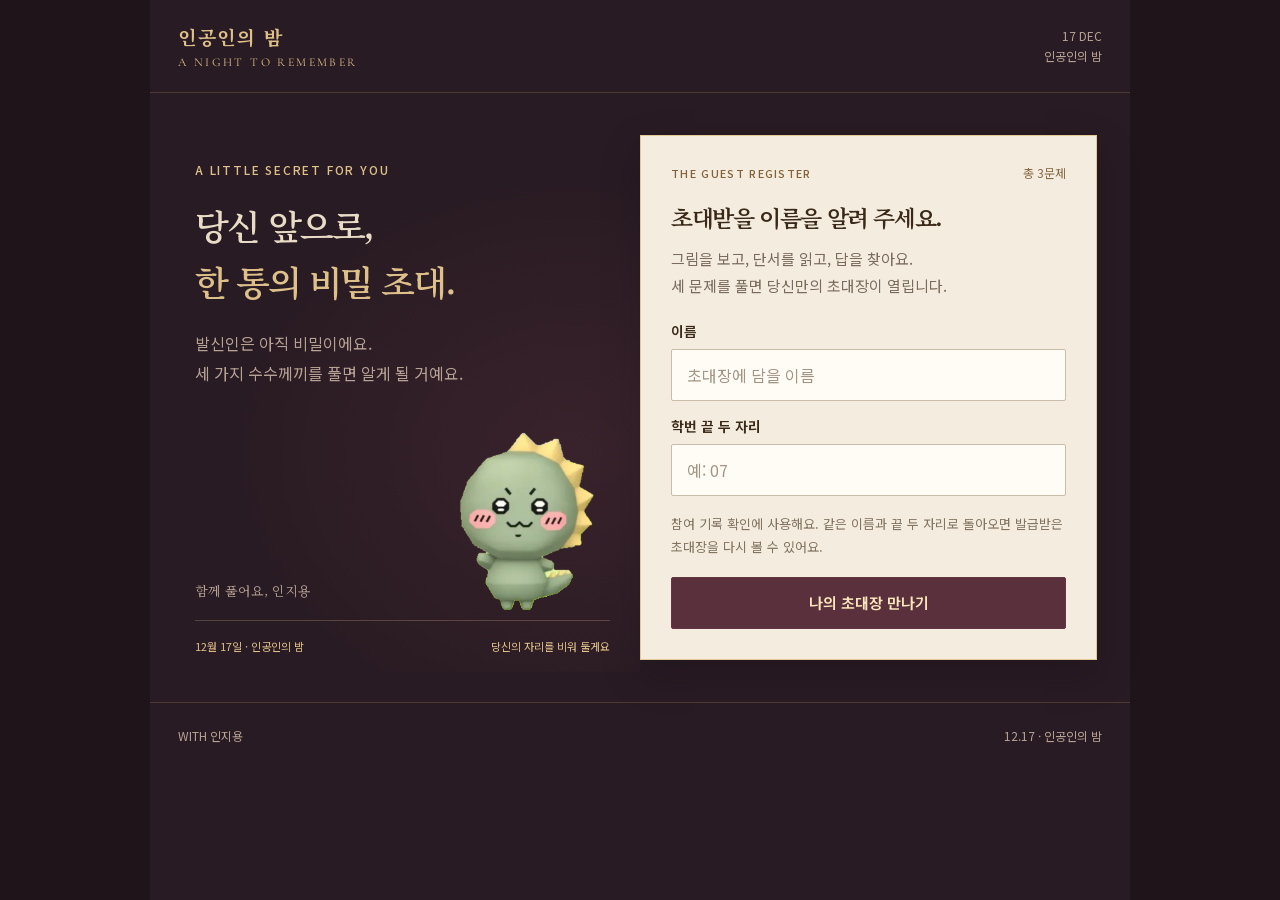
<file: static/index.html>
<!doctype html>
<html lang="ko"><head>
<meta charset="utf-8"><meta name="viewport" content="width=device-width,initial-scale=1,viewport-fit=cover">
<meta name="theme-color" content="#29171f"><meta name="description" content="12월 17일, 우리의 한 해를 함께 마무리할 밤. 세 가지 단서를 따라 초대장을 만나 보세요.">
<title>인공인의 밤 · 당신 앞으로 온 초대</title>
<link rel="preload" href="/static/fonts/NotoSerifKR.woff2" as="font" type="font/woff2" crossorigin>
<link rel="stylesheet" href="/static/v5.css?v=6.2"><script src="/static/app.js?v=6.2" defer></script>
<link rel="stylesheet" href="/static/invitation.css?v=6.2"><script src="/static/invitation.js?v=6.2" defer></script></head><body class="visitor"><main class="shell">
<header class="site-header"><a href="/" class="wordmark">인공인의 밤<span>A NIGHT TO REMEMBER</span></a><span class="edition">17 DEC<br>인공인의 밤</span></header>
<section id="entry" class="step">
  <div class="hero"><div class="hero-copy"><span class="overline">A LITTLE SECRET FOR YOU</span><h1>당신 앞으로,<br><em>한 통의 비밀 초대.</em></h1><p>발신인은 아직 비밀이에요.<br>세 가지 수수께끼를 풀면 알게 될 거예요.</p></div><div class="hero-portrait"><img src="/assets/mascot.png" alt="귀여운 인지용 캐릭터"><span>함께 풀어요, 인지용</span></div><div class="hero-bottom"><span>12월 17일 · 인공인의 밤</span><span>당신의 자리를 비워 둘게요</span></div></div>
  <div class="entry-panel"><div class="entry-heading"><span class="overline">THE GUEST REGISTER</span><span class="entry-mini-badge">총 3문제</span></div><h2>초대받을 이름을 알려 주세요.</h2><p class="subcopy">그림을 보고, 단서를 읽고, 답을 찾아요.<br>세 문제를 풀면 당신만의 초대장이 열립니다.</p>
  <form id="entry-form" class="entry-form" autocomplete="off"><div class="field"><label for="participant-name">이름</label><input id="participant-name" name="name" placeholder="초대장에 담을 이름" maxlength="30" autocomplete="name" required></div><div class="field"><label for="last2">학번 끝 두 자리</label><input id="last2" name="last2" type="text" inputmode="numeric" pattern="[0-9]{2}" maxlength="2" minlength="2" placeholder="예: 07" required></div><p class="note">참여 기록 확인에 사용해요. 같은 이름과 끝 두 자리로 돌아오면 발급받은 초대장을 다시 볼 수 있어요.</p><button id="start-btn" class="primary" type="submit">나의 초대장 만나기</button></form><p id="entry-error" class="error" role="alert"></p></div>
</section>
<section id="quiz" class="step hidden"><div class="quiz-top"><span class="overline">THE SECRET NOTES</span><h1>단서가 모이면, 초대가 열려요.</h1><div class="progress-caption"><span id="quiz-count">01 / 03</span><span>그림 속 쪽지 · 주인의 서재 · 마지막 봉인</span></div><div class="progress-track"><div id="progress-fill"></div></div></div><div class="quiz-panel"><span id="quiz-type" class="quiz-type"></span><h2 id="quiz-prompt"></h2><figure id="quiz-image-wrap" class="quiz-figure hidden"><img id="quiz-image" alt="퀴즈의 그림 단서"></figure><div id="text-answer-wrap" class="field hidden"><label for="text-answer">속담 또는 사자성어</label><input id="text-answer" maxlength="100" placeholder="정답을 직접 적어 주세요" autocomplete="off"><span class="note">띄어쓰기는 자유롭게 입력해도 괜찮아요.</span></div><div id="quiz-options" class="answers" role="group" aria-label="정답 선택"></div><p id="quiz-error" class="error" role="alert"></p><div class="quiz-nav"><button id="prev-btn" class="secondary" type="button">이전 문제</button><button id="next-btn" class="primary" type="button" disabled>다음 문제</button></div></div><p class="quiz-footnote">서두르지 않아도 괜찮아요. 틀린 문제는 다시 풀 수 있어요.</p></section>

<section id="done" class="step hidden"><header class="reveal-heading"><span class="overline">YOUR GOLDEN INVITATION</span><h1>당신에게 보내는 초대.</h1><p>당신을 기다리는 밤의 이야기를 읽어 주세요.</p></header>
<div class="preview"><div class="stage"><div class="mail-scene" id="mail-scene"><div class="sleeve-back" id="sleeve-back" aria-hidden="true"></div><div class="draw-layer" id="draw-layer"><div class="ticket" id="ticket" role="button" tabindex="0" aria-label="초대장 뒷면 보기" aria-pressed="false"><article class="face front" aria-label="초대장 앞면"><div class="frame"><div class="topline"><span>INJIYONGKA</span><span>PRIVATE LETTER · 1217</span></div><div class="english">Golden Invitation</div><div class="ornament" aria-hidden="true">❦</div><h2>인공인의 밤</h2><p class="tagline">단 하루, 우리만의 특별한 밤</p><div class="event"><div class="event-date"><strong>12월 17일</strong><span>18:00</span></div><p class="venue">상상관 1층<br><strong>디자인 싱킹룸</strong></p></div><div class="footer-content"><div class="mascot"><img id="ticket-mascot" alt="웡카 복장의 귀여운 인지용"><span>인지용</span></div><div class="sender">당신의 자리를 비워 둘게요.<br><strong>인지용카</strong></div></div><div class="bottom"><span>ADMIT ONE · INGUIN NIGHT</span><span>NO. <span id="ticket-no"></span></span></div></div></article><article class="face back" aria-label="초대장 뒷면" aria-hidden="true"><div class="frame"><span class="letter-label">A LETTER FOR YOU</span><div class="ornament" aria-hidden="true">❦</div><h2>당신도 함께해요.</h2><p class="greeting"><strong id="recipient-name"></strong> 님께</p><p class="letter-copy">바쁘게 달려온 한 학기,<br>이 밤만큼은 잠시 쉬어 가요.<br>함께 웃고 이야기를 나누며<br>우리의 한 해를 마무리해요.<br>당신이 함께하면<br>더 오래 기억될 밤이 될 거예요.</p><div class="event"><div class="event-date"><strong>12월 17일</strong><span>18:00</span></div><p class="venue">상상관 1층 · <strong>디자인 싱킹룸</strong></p></div><div class="signature">그날 저녁, 이곳에서 만나요.<br><strong>인지용카</strong></div><div class="bottom">WITH 인지용 · 행사 당일 이 초대장을 보여 주세요.</div></div></article></div></div><div class="sleeve-front" id="sleeve-front" role="button" tabindex="0" aria-label="초대장 꺼내기"><div class="paper-frame"><span class="paper-kicker">PRIVATE CORRESPONDENCE</span><span class="paper-rule"></span><h2>당신 앞으로</h2><p>이 밤의 이야기는<br>당신으로부터.</p><span class="paper-seal" aria-hidden="true">I</span><span class="paper-from">FROM. 인지용카</span></div></div></div></div><aside class="controls" id="controls" hidden><button id="flip-btn" type="button">초대 편지 읽기</button><span class="face-indicator" id="indicator" aria-live="polite">앞면</span><button type="button" id="again" class="again">다시 꺼내보기</button></aside></div>
<div id="claim-box" class="claim-box" hidden><span class="claim-label">나의 초대장 확인번호</span><strong id="invite-code" class="invite-code"></strong><p id="invite-status"></p><div class="claim-actions"><button id="copy-btn" class="secondary" type="button">번호 복사</button><button id="print-btn" class="secondary" type="button">인쇄 / PDF</button></div></div><p class="privacy-note">같은 이름과 학번 끝 두 자리로 돌아오면<br>이 초대장을 다시 확인할 수 있습니다.</p></section>
<footer class="site-footer"><span>WITH 인지용</span><span>12.17 · 인공인의 밤</span></footer>
</main></body></html>
</file>
<file: static/v5.css>
@font-face{font-family:InvitationSerif;src:url('/static/fonts/NotoSerifKR.woff2') format('woff2');font-weight:100 900;font-display:swap}
@font-face{font-family:InvitationSans;src:url('/static/fonts/NotoSansKR.woff2') format('woff2');font-weight:100 900;font-display:swap}
@font-face{font-family:Cormorant;src:url('/static/fonts/CormorantGaramond.woff2') format('woff2');font-weight:300 700;font-display:swap}
:root{font-family:InvitationSans,sans-serif;color:#e9dcc6;background:#20141b;font-synthesis:none;--gold:#dec08a;--muted:#b7a395;--ink:#3a2918;--serif:InvitationSerif,serif}
*{box-sizing:border-box}body{margin:0}html,body{min-width:280px}button,input{font:inherit}button{cursor:pointer}button:disabled{opacity:.45;cursor:not-allowed}.hidden{display:none!important}button,a,input{-webkit-tap-highlight-color:transparent}button:focus-visible,a:focus-visible,#ticket:focus-visible{outline:2px solid #f5dfab;outline-offset:6px}button{touch-action:manipulation}.shell{max-width:980px;margin:auto;min-height:100dvh;background:#291b23}.site-header{padding:23px 28px;display:flex;align-items:center;justify-content:space-between;border-bottom:1px solid #d6b67433}.wordmark{font-family:var(--serif);font-size:19px;color:var(--gold);text-decoration:none;font-weight:700;letter-spacing:.08em}.wordmark span{display:block;font:12px Cormorant,serif;letter-spacing:.2em;margin-top:5px}.edition{text-align:right;font-size:12px;color:var(--muted);line-height:1.7}.site-footer{padding:26px 28px;display:flex;justify-content:space-between;border-top:1px solid #d6b67433;color:var(--muted);font-size:12px}.overline{display:block;color:var(--gold);font-size:12px;font-weight:500;letter-spacing:.15em}.hero{padding:48px 30px 0;position:relative;overflow:hidden;background:radial-gradient(ellipse at 85% 60%,#58313b55,transparent 60%)}.hero h1{font-family:var(--serif);font-size:clamp(30px,5vw,40px);font-weight:600;line-height:1.6;letter-spacing:-.06em;margin:20px 0}.hero h1 em{font-style:normal;color:var(--gold)}.hero-copy p{font-size:16px;color:var(--muted);line-height:1.9;margin:0}.hero-portrait{height:160px;display:flex;align-items:flex-end;justify-content:flex-end;position:relative;margin-top:-20px}.hero-portrait img{width:132px;height:152px;object-fit:contain;filter:sepia(.1)}.hero-portrait span{font-family:var(--serif);font-size:13px;color:var(--muted);position:absolute;bottom:20px;left:0}.hero-bottom{border-top:1px solid #dec08a40;display:flex;justify-content:space-between;padding:19px 0;font-size:12px;color:var(--gold)}.entry-panel{margin:10px 20px 30px;padding:27px 24px;background:#f4eddf;color:var(--ink);border:1px solid #e3c994;box-shadow:0 14px 35px #110b1440}.entry-heading{display:flex;justify-content:space-between;align-items:center;gap:8px}.entry-panel .overline{color:#846038;font-size:11px;letter-spacing:.12em}.entry-mini-badge{font-size:12px;color:#866944}.entry-panel h2{font-family:var(--serif);font-size:23px;letter-spacing:-.06em;font-weight:650;margin:21px 0 12px}.subcopy{font-size:15px;line-height:1.8;color:#7a6b5e;margin:0 0 23px}.entry-form{display:grid;gap:17px}.field{display:grid;gap:9px}.field label{font-size:14px;font-weight:600}.field input{width:100%;min-height:52px;padding:13px 15px;background:#fffcf5;border:1px solid #cabcaa;border-radius:2px;color:#3d2d26;outline:none;font-size:16px}.field input:focus{border-color:#805530;box-shadow:0 0 0 2px #a17e4b22}.field input::placeholder{color:#a39585}.note{font-size:13px;line-height:1.8;color:#847462;margin:0}.primary,.secondary{min-height:52px;border-radius:2px;padding:13px 18px;font-size:15px;font-weight:600}.primary{background:#59303c;color:#fae6bb;border:1px solid #613645;width:100%}.primary:hover:not(:disabled){background:#723f4d}.secondary{border:1px solid #b69a70;background:transparent;color:inherit}.error{font-size:14px;color:#ffb5a5;line-height:1.7}.entry-panel .error{color:#a53434}.error:empty{display:none}
#quiz{padding:35px 22px 45px;max-width:660px;margin:auto}.quiz-top h1{font:600 27px/1.6 var(--serif);letter-spacing:-.05em;margin:13px 0 26px}.progress-caption{display:flex;gap:12px;justify-content:space-between;font-size:12px;line-height:1.8;color:var(--muted)}#quiz-count{color:var(--gold);font-size:14px;white-space:nowrap}.progress-track{height:2px;background:#bd9c6844;margin:12px 0 28px}#progress-fill{height:100%;background:var(--gold);transition:width .4s}.quiz-panel{padding:24px 20px;border:1px solid #b9936244;background:#34232c}.quiz-type{font-size:13px;color:var(--gold)}.quiz-panel h2{font-size:18px;font-weight:500;line-height:1.85;word-break:keep-all;margin:15px 0 22px}.quiz-figure{margin:0 0 24px;background:#f3e8cc;overflow:hidden}.quiz-figure img{display:block;width:100%;max-height:380px;object-fit:contain}.answers{display:grid;gap:10px;margin:18px 0}.answer{display:flex;align-items:center;gap:14px;border:1px solid #91745c;background:#ffffff03;color:#dfd0bb;padding:15px;text-align:left;width:100%;font-size:16px;min-height:56px;border-radius:2px}.answer-num{font:500 21px Cormorant,serif;color:#c9ab7b}.answer.selected{border-color:#efd39a;background:#e0bd7920}.answer.selected .answer-num{color:#ffe9ba}.answer-picture{width:90px}.quiz-panel .field label{color:#e7cfab}.quiz-panel .note{color:var(--muted)}.quiz-nav{display:flex;gap:12px;margin-top:25px}.quiz-nav .secondary{white-space:nowrap;font-size:14px}.quiz-footnote{font-size:13px;line-height:1.8;text-align:center;color:var(--muted);margin:20px 4px 0}
#loading{min-height:70dvh;display:grid;place-items:center;text-align:center;padding:55px 25px;overflow:hidden}.loading-stage h2{font:500 30px/1.8 var(--serif);margin:22px 0 45px;color:#f0dfbe}.loading-stage p{font-size:14px;color:var(--muted)}.unwrap{position:relative;width:250px;height:180px;margin:0 auto 42px;perspective:900px}.unwrap-ticket{position:absolute;inset:10px;background:#d8b66b;border:5px double #755324;color:#4e361c;display:flex;flex-direction:column;justify-content:center;gap:15px;font:600 25px var(--serif);transform:rotate(-4deg)}.unwrap-ticket small{font:14px Cormorant,serif;letter-spacing:.12em}.paper-band{position:absolute;inset:63px -10px;background:#58313d;color:#ebd4a6;padding:19px;font:14px var(--serif);border-block:1px solid #ae8a5a;transform:rotate(-4deg);box-shadow:0 5px 12px #321b2344}.animate-reveal .paper-band{animation:band-slide .85s .2s cubic-bezier(.5,0,.2,1) both}.animate-reveal .unwrap-ticket{animation:paper-settle 1s .4s ease both}@keyframes band-slide{to{transform:translateX(340px) rotate(6deg);opacity:0}}@keyframes paper-settle{to{transform:rotate(0) translateY(-10px)}}
#done{padding:35px 22px 40px}.reveal-heading{text-align:center;margin-bottom:30px}.reveal-heading h1{font:500 27px/1.6 var(--serif);letter-spacing:-.04em;margin:13px 0}.reveal-heading p{color:var(--muted);font-size:14px;line-height:1.7;margin:0}.ticket-stage{width:100%;max-width:390px;margin:auto;perspective:1500px;-webkit-perspective:1500px}.ticket-motion{width:100%}.ticket-flip{position:relative;width:100%;aspect-ratio:.60;transform-style:preserve-3d;-webkit-transform-style:preserve-3d;transition:transform .85s cubic-bezier(.4,0,.2,1);cursor:pointer;touch-action:manipulation;outline-offset:8px}.ticket-flip.flipped{transform:rotateY(180deg)}.ticket-face{position:absolute;inset:0;border:1px solid #a7843a;background:linear-gradient(112deg,#c49c4c 0%,#e3c57d 18%,#edda9a 42%,#dbb864 67%,#d0a850 83%,#e8ce85 100%);color:var(--ink);backface-visibility:hidden;-webkit-backface-visibility:hidden;box-shadow:0 14px 30px #10080d66;transform:rotateY(0deg) translateZ(1px)}.ticket-back{transform:rotateY(180deg) translateZ(1px)}.ticket-face:before{content:'';position:absolute;inset:0;background:repeating-linear-gradient(99deg,transparent 0 2px,#77532007 2px 3px);pointer-events:none}.foil-frame{position:absolute;inset:13px;border:1px solid #765324;outline:1px solid #765324;outline-offset:-5px;padding:22px 21px;display:flex;flex-direction:column;align-items:center}.foil-frame:before,.foil-frame:after{content:'✧';position:absolute;top:6px;font-size:22px;color:#75501e}.foil-frame:before{left:6px}.foil-frame:after{right:6px}.ticket-topline{display:flex;justify-content:space-between;width:100%;font-size:9px;font-weight:500;letter-spacing:.09em;border-bottom:1px solid #78542288;padding-bottom:12px;gap:8px}.ticket-ornament{font-family:serif;font-size:37px;color:#745222;margin:8px 0 -1px}.front-english{font:500 clamp(43px,12vw,64px)/.92 Cormorant,Georgia,serif;text-align:center;letter-spacing:-.035em}.front-english span{font-weight:600;font-size:.86em;letter-spacing:-.025em}.ticket-rule{height:1px;width:68%;background:#83602b;margin:22px auto 18px;position:relative}.ticket-rule:after{content:'◆';font-size:9px;position:absolute;top:-6px;left:calc(50% - 7px);padding:0 3px;background:#e5c982}.front-korean{font:650 clamp(28px,7.5vw,36px)/1.4 var(--serif);letter-spacing:.04em;margin:0;text-align:center}.ticket-date{font:550 17px var(--serif);letter-spacing:.12em;margin:13px 0 0}.mascot-stamp{position:absolute;bottom:44px;left:20px;width:82px;text-align:center}.mascot-stamp img{width:80px;height:95px;object-fit:contain;display:block}.mascot-stamp span{font:550 12px var(--serif);display:block;margin-top:2px}.ticket-sender{position:absolute;right:25px;bottom:65px;text-align:right;font:14px/1.9 var(--serif);color:#634522}.ticket-sender strong{font-weight:700;font-size:18px;letter-spacing:.06em}.ticket-front-foot{position:absolute;bottom:14px;left:14px;right:14px;padding-top:9px;border-top:1px solid #89612c;display:flex;justify-content:space-between;gap:6px;font:9px InvitationSans,sans-serif;letter-spacing:.04em}.back-inner{padding:25px 18px 20px;text-align:center}.back-heading{font:500 13px Cormorant,serif;letter-spacing:.17em}.letter-ornament{font:28px/1 serif;margin:8px 0 2px;color:#745222}.back-inner h2{font:600 29px var(--serif);margin:0 0 15px;letter-spacing:.02em}.back-greeting{font:14px var(--serif);margin:0 0 16px;max-width:100%;overflow-wrap:anywhere}.back-greeting strong{font-weight:650}.back-copy{font:14px/1.8 var(--serif);margin:0}.back-event{font:600 20px/1.65 var(--serif);margin:14px 0}.back-event strong{font-size:15px;letter-spacing:.1em}.back-signature{font:13px/1.9 var(--serif);margin-top:auto}.back-signature strong{font-size:19px;font-weight:650}.back-footer{font-size:10px;line-height:1.7;border-top:1px solid #89612c;width:100%;padding-top:9px;margin-top:15px}.flip-guide{font-size:13px;text-align:center;color:var(--gold);margin-top:23px}.flip-button{display:block;margin:14px auto 0;padding:12px 24px;min-height:46px;color:var(--gold);border:1px solid #b79762;background:transparent;border-radius:25px;font-size:14px}.claim-box{max-width:390px;margin:30px auto 0;border-top:1px solid #b7976255;padding-top:24px;text-align:center}.claim-label{font-size:13px;color:var(--muted)}.invite-code{display:block;font-size:16px;letter-spacing:.06em;color:var(--gold);margin:11px 0;overflow-wrap:anywhere}.claim-box p{font-size:13px;line-height:1.8;color:var(--muted);margin:0 0 19px}.claim-actions{display:flex;gap:12px}.claim-actions button{flex:1;font-size:14px;color:var(--gold);min-height:46px}.privacy-note{font-size:12px;line-height:1.9;text-align:center;color:var(--muted);margin:23px 0 0}.ticket-enter{animation:ticket-arrive .8s cubic-bezier(.2,.8,.2,1) both}@keyframes ticket-arrive{from{opacity:0;transform:translateY(25px)}to{opacity:1;transform:translateY(0)}}
@media(min-width:760px){#entry{display:grid;grid-template-columns:1fr 1fr;align-items:center;padding:30px 15px}.hero{align-self:stretch;padding:40px 30px 0}.hero-portrait{height:220px;margin-top:10px}.hero-portrait img{width:165px;height:200px}.entry-panel{margin:0 18px 0 0;padding:30px}.hero h1{font-size:35px}.hero-bottom{font-size:11px}.reveal-heading h1{font-size:32px}}
@media(max-width:370px){.site-header{padding:19px 20px}.hero{padding:33px 22px 0}.overline{font-size:10px}.entry-panel{padding:23px 20px;margin-inline:14px}.hero h1{font-size:29px}.entry-panel h2{font-size:21px}#done{padding-inline:15px}.foil-frame{inset:10px;padding:20px 16px}.ticket-topline{font-size:8px;padding-bottom:9px}.ticket-ornament{font-size:28px;margin:5px 0 0}.front-english{font-size:43px}.ticket-rule{margin:17px 0 14px}.front-korean{font-size:27px}.ticket-date{font-size:15px;margin-top:9px}.mascot-stamp{width:65px;bottom:38px;left:17px}.mascot-stamp img{width:65px;height:75px}.ticket-sender{bottom:54px;right:18px;font-size:12px}.ticket-sender strong{font-size:16px}.ticket-front-foot{font-size:8px;bottom:12px}.back-inner{padding:22px 13px 16px}.back-inner h2{font-size:25px;margin-bottom:9px}.letter-ornament{margin:4px 0;font-size:23px}.back-greeting{font-size:13px;margin-bottom:10px}.back-copy{font-size:13px;line-height:1.65}.back-event{font-size:18px;margin:10px 0}.back-signature{font-size:12px}.back-signature strong{font-size:17px}.back-footer{font-size:9px;margin-top:9px;padding-top:6px}#quiz{padding-inline:15px}.quiz-panel{padding:20px 15px}.quiz-panel h2{font-size:17px}}
@media(prefers-reduced-motion:reduce){*,*:before,*:after{animation:none!important;transition:none!important;scroll-behavior:auto!important}}
@media print{@page{size:A4;margin:12mm}body,.shell{background:white!important}.site-header,.site-footer,.reveal-heading,.flip-guide,.flip-button,.claim-box,.privacy-note{display:none!important}#done{padding:0}.ticket-stage{max-width:none;width:90mm;margin:0;perspective:none}.ticket-motion{animation:none!important}.ticket-flip{transform:none!important;transition:none!important;height:auto;aspect-ratio:auto}.ticket-face{position:relative;width:90mm;height:126mm;box-shadow:none;transform:none!important;print-color-adjust:exact;-webkit-print-color-adjust:exact;margin-bottom:10mm}.ticket-back{break-before:page}.ticket-face[aria-hidden=true]{display:block!important}}


/* v6 invitation copy: preserve space for the longer letter on small phones. */
.back-copy{font-size:14px;line-height:1.8}.ticket-sender{font-size:13px}.back-inner h2{font-size:27px}
@media(max-width:370px){.back-copy{font-size:13px;line-height:1.65}.back-inner h2{font-size:24px}.back-event{margin:9px 0}.back-signature{font-size:12px}.hero h1{font-size:28px}.entry-panel h2{font-size:20px}}
</file>
<file: static/invitation.css>
@font-face{font-family:Letter;src:url('/static/fonts/NotoSerifKR.woff2');font-weight:100 900;font-display:swap}
@font-face{font-family:Golden;src:url('/static/fonts/CormorantGaramond.woff2');font-weight:300 700;font-display:swap}
#done *{box-sizing:border-box}
#done button{font:inherit;cursor:pointer;touch-action:manipulation}
#done .preview{display:grid;grid-template-columns:minmax(0,420px) minmax(0,1fr);gap:55px;align-items:center;max-width:920px;margin:auto}
#done .stage{perspective:1500px;-webkit-perspective:1500px;width:100%;max-width:390px;margin:auto;padding-block:20px}
#done .ticket{height:620px;width:100%;position:relative;transform-style:preserve-3d;-webkit-transform-style:preserve-3d;transform:rotateY(0);cursor:pointer;touch-action:manipulation}
#done .ticket.flipped{transform:rotateY(180deg)}
#done .face{position:absolute;inset:0;backface-visibility:hidden;-webkit-backface-visibility:hidden;background:linear-gradient(112deg,#c7a052,#e2c47e 24%,#efdc9c 46%,#d6b162 76%,#e4c880);border:1px solid #aa833a;box-shadow:0 18px 32px #0c080b66;color:#422c1b;transform:rotateY(0deg) translateZ(1px)}
#done .back{transform:rotateY(180deg) translateZ(1px)}
#done .face:before{content:'';position:absolute;inset:0;background:repeating-linear-gradient(98deg,transparent 0 2px,#825b2508 2px 3px);pointer-events:none}
#done .frame{position:absolute;inset:13px;border:1px solid #86612c;outline:1px solid #86612c;outline-offset:-5px;display:flex;flex-direction:column;padding:22px;text-align:center}
#done .topline{display:flex;justify-content:space-between;gap:10px;font-size:10px;letter-spacing:.08em;border-bottom:1px solid #936e3688;padding:0 0 13px}
#done .english{font:600 41px/1 Golden,serif;margin:18px 0 0;letter-spacing:-.025em}
#done .ornament{font:27px/1 serif;margin:12px 0 8px;color:#785323}
#done .front h2{font:700 38px/1.55 Letter,serif;letter-spacing:.06em;margin:0}
#done .tagline{font:14px/1.7 Letter,serif;margin:9px 0 0;color:#705029}
#done .event{border-block:1px solid #936e3688;padding:18px 0;margin:23px 0 0}
#done .event-date{display:flex;justify-content:center;align-items:baseline;gap:15px;font-family:Letter,serif}
#done .event-date strong{font-size:24px;font-weight:700}
#done .event-date span{font-size:24px;font-weight:600}
#done .venue{font:15px/1.9 Letter,serif;margin:10px 0 0}
#done .venue strong{font-size:18px;font-weight:650}
#done .footer-content{display:flex;justify-content:space-between;align-items:end;gap:15px;flex:1;min-height:90px;padding-bottom:13px}
#done .mascot img{width:77px;height:88px;display:block;object-fit:contain}
#done .mascot span{font:12px Letter,serif}
#done .sender{text-align:right;font:13px/1.85 Letter,serif;padding-bottom:4px}
#done .sender strong{font-size:20px;letter-spacing:.04em}
#done .bottom{display:flex;justify-content:space-between;border-top:1px solid #936e3688;padding-top:10px;gap:10px;font-size:9px;letter-spacing:.04em}
#done .letter-label{font:500 14px Golden,serif;letter-spacing:.16em;border-bottom:1px solid #936e3688;padding-bottom:12px}
#done .back h2{font:600 28px/1.6 Letter,serif;margin:8px 0 12px}
#done .greeting{font:14px/1.8 Letter,serif;margin:0 0 16px}
#done .letter-copy{font:14px/1.9 Letter,serif;margin:0}
#done .back .event{margin:19px 0 14px;padding:13px 0}
#done .back .event-date strong,#done .back .event-date span{font-size:18px}
#done .back .venue{font-size:14px;margin-top:6px}
#done .back .venue strong{font-size:16px}
#done .signature{font:13px/1.8 Letter,serif;margin-top:auto;margin-bottom:14px}
#done .signature strong{font-size:19px}
#done .back .bottom{display:block;font-size:10px}
#done .ticket.turn-back{animation:turn-back 1.15s cubic-bezier(.32,0,.18,1) both}
#done .ticket.turn-front{animation:turn-front 1.15s cubic-bezier(.32,0,.18,1) both}
@keyframes turn-back{0%{transform:rotateY(0) rotateZ(0) translateY(0) scale(1)}22%{transform:rotateY(-17deg) rotateZ(-2deg) translateY(-9px) scale(1.025)}60%{transform:rotateY(112deg) rotateZ(3deg) translateY(-16px) scale(1.04)}85%{transform:rotateY(188deg) rotateZ(-.8deg) translateY(-3px) scale(1.01)}100%{transform:rotateY(180deg) rotateZ(0) translateY(0) scale(1)}}
@keyframes turn-front{0%{transform:rotateY(180deg) rotateZ(0) translateY(0) scale(1)}22%{transform:rotateY(197deg) rotateZ(2deg) translateY(-9px) scale(1.025)}60%{transform:rotateY(68deg) rotateZ(-3deg) translateY(-16px) scale(1.04)}85%{transform:rotateY(-8deg) rotateZ(.8deg) translateY(-3px) scale(1.01)}100%{transform:rotateY(0) rotateZ(0) translateY(0) scale(1)}}
#done .controls{text-align:center}
#done .controls h2{font:600 25px/1.6 Letter,serif;margin:0 0 15px}
#done .controls p{font-size:15px;color:#c7b4a0;line-height:1.9;word-break:keep-all}
#done .controls button{border:1px solid #c2a170;background:#e0c18a;color:#432b1a;min-height:50px;border-radius:3px;padding:12px 24px;margin-top:13px}
#done .hint{font-size:13px!important;color:#b49d88!important}
#done .face-indicator{display:block;color:#e8cb93;font-size:13px;margin-top:12px}
#done button:focus-visible,#done .ticket:focus-visible,#done summary:focus-visible{outline:3px solid #fff0c8;outline-offset:5px}
@media(max-width:740px){#done .preview{grid-template-columns:1fr;gap:15px}
#done .stage{max-width:370px}
#done .controls{max-width:390px;margin:auto}
#done .controls h2{font-size:22px}
#done .ticket{height:610px}
#done .frame{padding:20px}
#done .english{font-size:38px}
#done .front h2{font-size:35px}
#done .event{margin-top:19px;padding-block:17px}
#done .front .topline{font-size:9px}}
@media(max-width:350px){#done .ticket{height:610px}
#done .frame{inset:10px;padding:19px 17px}
#done .topline{font-size:8px!important}
#done .english{font-size:34px}
#done .front h2{font-size:30px}
#done .tagline{font-size:13px}
#done .event-date{gap:11px}
#done .event-date strong,#done .event-date span{font-size:21px}
#done .venue strong{font-size:16px}
#done .mascot img{width:66px;height:77px}
#done .sender{font-size:11px}
#done .sender strong{font-size:18px}
#done .bottom{font-size:8px}
#done .back h2{font-size:24px}
#done .greeting{font-size:13px}
#done .letter-copy{font-size:13px;line-height:1.8}
#done .back .event{margin-block:17px}
#done .back .venue strong{font-size:15px}
#done .signature{font-size:12px}}
#done .back .ornament{font-size:22px;margin:8px 0 4px}
#done .back h2{margin:6px 0 10px}
#done .greeting{margin-bottom:12px}
#done .letter-copy{line-height:1.8}
#done .back .event{margin:14px 0 10px;padding-block:12px}
@media(prefers-reduced-motion:reduce){#done .ticket.turn-back,#done .ticket.turn-front{animation:none!important}}
#done [hidden]{display:none!important}
#done .preview{grid-template-columns:minmax(0,1fr);max-width:430px;gap:0}
#done .stage{max-width:390px;padding-block:0;height:710px;perspective:1600px}
#done .mail-scene{position:relative;height:710px;transform-style:preserve-3d;-webkit-transform-style:preserve-3d}
#done .mail-scene:not(.revealed){touch-action:none;user-select:none;-webkit-user-select:none;cursor:grab}
#done .mail-scene.dragging{cursor:grabbing}
#done .draw-layer{position:relative;z-index:2;transform:translateY(96px) rotateZ(-3deg) scale(.92);transform-origin:50% 50%;transform-style:preserve-3d;-webkit-transform-style:preserve-3d;will-change:transform}
#done .sleeve-back{position:absolute;z-index:1;top:214px;left:-8px;right:-8px;height:440px;background:#cfbb9b;border:1px solid #ad916c;box-shadow:0 15px 30px #0c080b55;transform:translateZ(-12px) rotateZ(1deg);transform-origin:50% 80%}
#done .sleeve-front{position:absolute;z-index:3;top:230px;left:-8px;right:-8px;height:424px;background:linear-gradient(120deg,#f3ead9,#e9dcc5 70%,#e4d2b2);color:#54353a;border:1px solid #b89b70;box-shadow:0 -5px 12px #5338231a;clip-path:polygon(0 0,43% 0,46% 3%,54% 3%,57% 0,100% 0,100% 100%,0 100%);transform:translateZ(12px) rotateZ(1deg);transform-origin:50% 80%;cursor:grab;touch-action:none}
#done .sleeve-front:before{content:'';position:absolute;inset:0;background:repeating-linear-gradient(84deg,transparent 0 3px,#a17d4d06 3px 4px);pointer-events:none}
#done .paper-frame{position:absolute;inset:18px 16px;border:1px solid #bba17c;text-align:center;display:flex;flex-direction:column;align-items:center;padding:31px 20px 23px}
#done .paper-kicker{font:12px Golden,serif;letter-spacing:.16em;color:#8a6c51}
#done .paper-rule{height:1px;width:70px;background:#b79a72;margin:19px 0 23px}
#done .paper-frame h2{font:600 27px/1.5 Letter,serif;letter-spacing:.08em;margin:0}
#done .paper-frame p{font:14px/1.9 Letter,serif;color:#967b63;margin:16px 0 0}
#done .paper-seal{width:48px;height:48px;border-radius:50%;border:3px double #bb9661;background:#62333e;color:#ebd3a3;font:italic 29px/42px Golden,serif;box-shadow:0 3px 5px #38252b22;margin:auto 0 15px}
#done .paper-from{font:13px Letter,serif;color:#785843}
#done .controls{max-width:390px}
#done .controls button.again{display:block;margin:17px auto 0;background:transparent;border:0;padding:6px 15px;min-height:40px;font-size:13px;color:#bea58a}
#done .mail-scene.revealed{height:640px}
#done .stage:has(.revealed){height:650px}
#done .sleeve-front:focus-visible{outline:3px solid #fff0c8;outline-offset:6px}
@media(max-width:740px){#done .stage,#done .mail-scene{height:705px}
#done .stage:has(.revealed){height:640px}
#done .paper-frame{inset:17px 14px}
#done .sleeve-front,#done .sleeve-back{left:-4px;right:-4px}}
@media(max-width:350px){#done .paper-frame h2{font-size:24px}
#done .paper-kicker{font-size:10px}
#done .paper-frame p{font-size:13px}
#done .sleeve-front,#done .sleeve-back{left:0;right:0}}
#done .greeting{overflow-wrap:anywhere;max-width:100%}#done .claim-box[hidden]{display:none!important}
@media print{#done .sleeve-front,#done .sleeve-back,#done .controls{display:none!important}#done .stage,#done .mail-scene{height:auto!important;perspective:none!important}#done .draw-layer{transform:none!important}#done .ticket{height:auto!important;transform:none!important;animation:none!important}#done .face{position:relative;inset:auto;display:block!important;transform:none!important;box-shadow:none;width:90mm;height:148mm;print-color-adjust:exact;-webkit-print-color-adjust:exact;margin-bottom:10mm}#done .back{break-before:page}#done .preview{display:block}}
</file>
